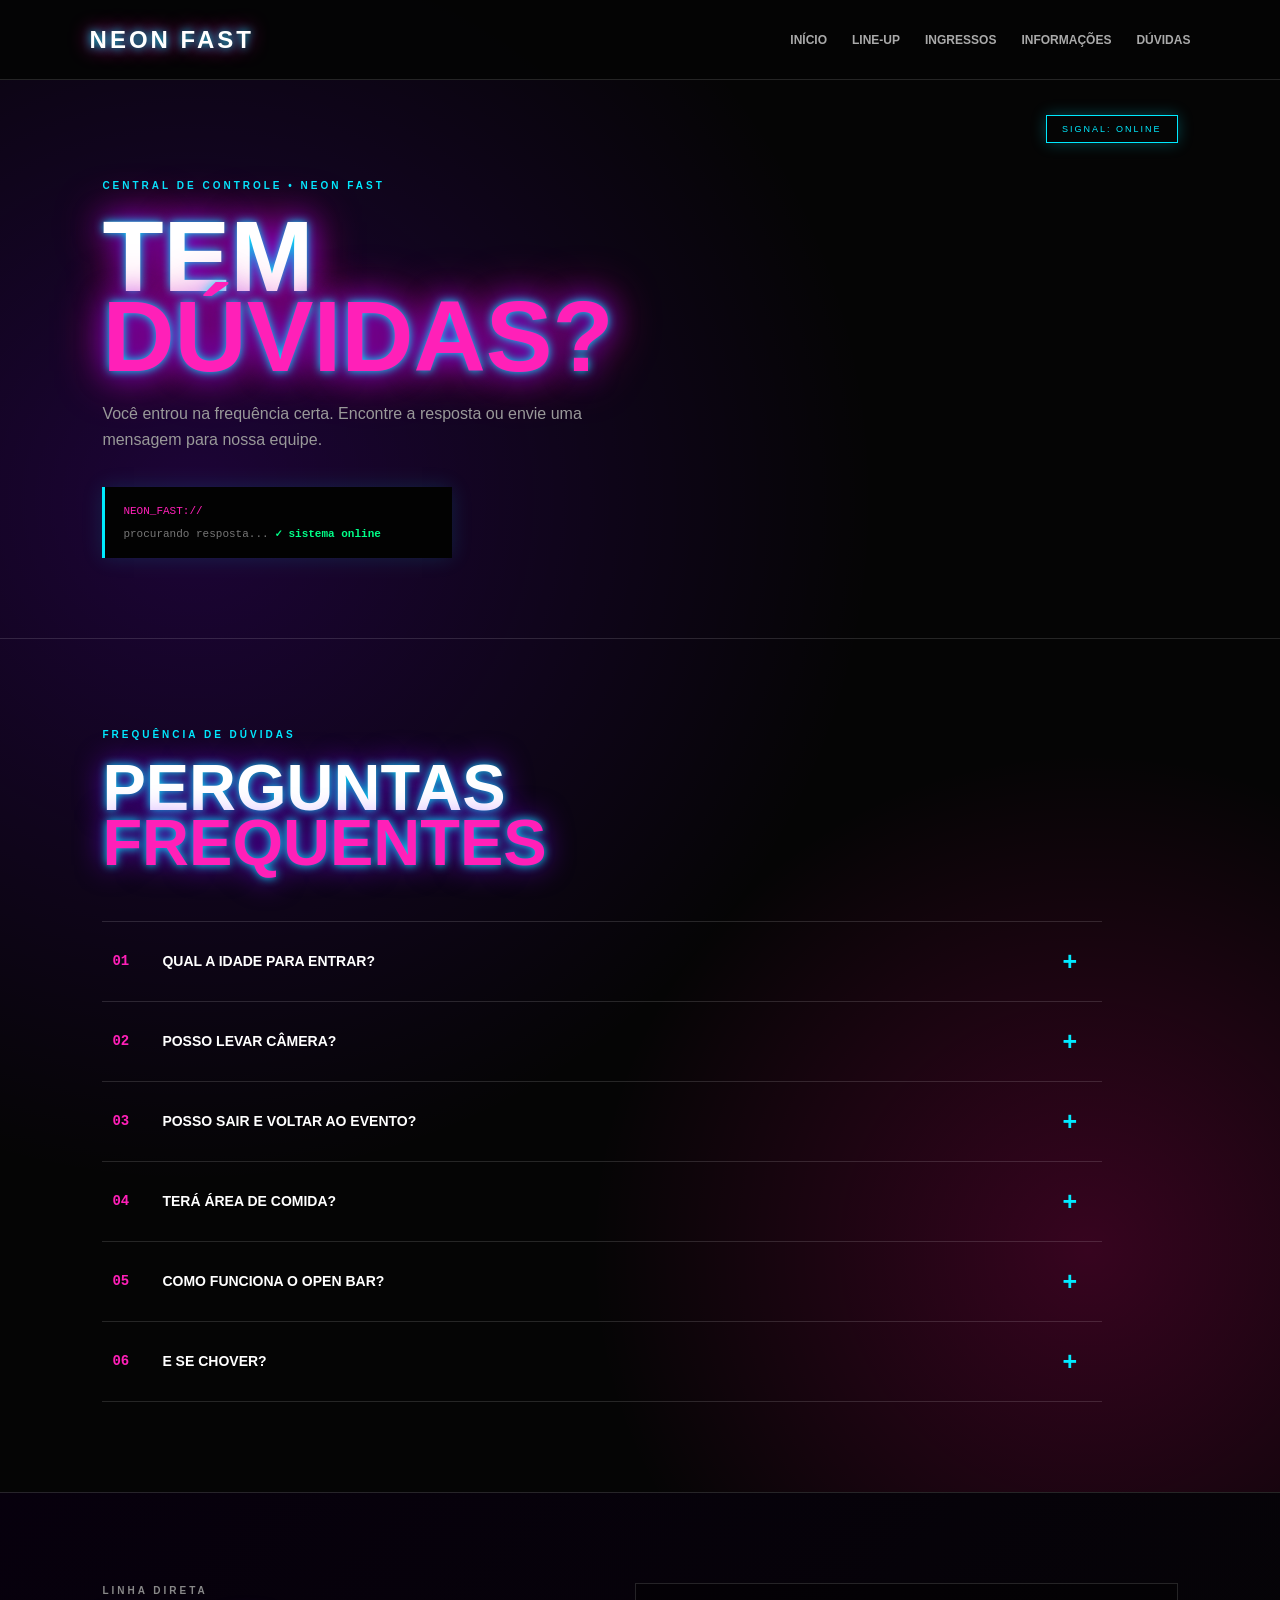
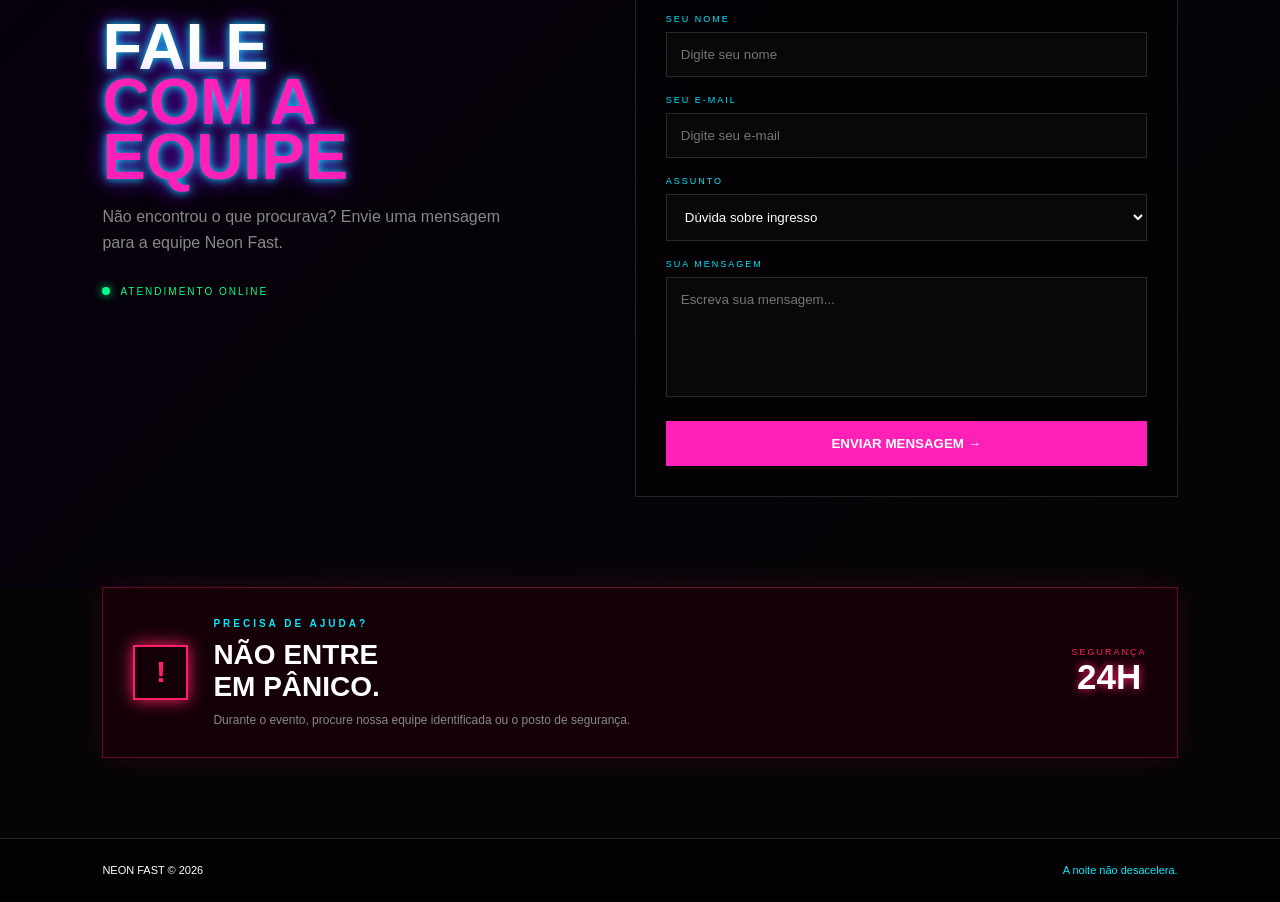
<file: duvidas.html>
<!DOCTYPE html>
<html lang="pt-BR">

<head>

    <meta charset="UTF-8">
    <meta name="viewport" content="width=device-width, initial-scale=1.0">

    <title>Neon Fast | Dúvidas</title>

    <link rel="stylesheet" href="duvidas.css">

</head>

<body>


    <header>

        <div class="logo">
            <a href="index.html">NEON FAST</a>
        </div>

        <nav>

            <a href="index.html">INÍCIO</a>

            <a href="line.html">LINE-UP</a>

            <a href="ingressos.html">INGRESSOS</a>

            <a href="informacoes.html">INFORMAÇÕES</a>

            <a href="duvidas.html">DÚVIDAS</a>

        </nav>

    </header>



    <main>


        <section class="faq-hero">

            <div class="sinal">
                SIGNAL: ONLINE
            </div>

            <p class="pequeno">
                CENTRAL DE CONTROLE • NEON FAST
            </p>

            <h1>
                TEM<br>
                <span>DÚVIDAS?</span>
            </h1>

            <p class="texto">

                Você entrou na frequência certa.
                Encontre a resposta ou envie uma mensagem
                para nossa equipe.

            </p>


            <div class="terminal">

                <span>NEON_FAST://</span>

                <p>
                    procurando resposta...
                    <b>✓ sistema online</b>
                </p>

            </div>

        </section>



        <section class="perguntas">

            <div class="titulo-secao">

                <p class="pequeno">
                    FREQUÊNCIA DE DÚVIDAS
                </p>

                <h2>
                    PERGUNTAS<br>
                    <span>FREQUENTES</span>
                </h2>

            </div>



            <div class="faq-list">


                <details>

                    <summary>

                        <span>01</span>

                        QUAL A IDADE PARA ENTRAR?

                        <b>+</b>

                    </summary>

                    <p>
                        A classificação do Neon Fast é para maiores
                        de 18 anos. Será necessário apresentar um
                        documento oficial com foto na entrada.
                    </p>

                </details>



                <details>

                    <summary>

                        <span>02</span>

                        POSSO LEVAR CÂMERA?

                        <b>+</b>

                    </summary>

                    <p>
                        Câmeras pequenas e equipamentos pessoais
                        são permitidos. Equipamentos profissionais
                        precisam de autorização da organização.
                    </p>

                </details>



                <details>

                    <summary>

                        <span>03</span>

                        POSSO SAIR E VOLTAR AO EVENTO?

                        <b>+</b>

                    </summary>

                    <p>
                        Sim, desde que o seu ingresso permita
                        reentrada e você esteja com a pulseira
                        de identificação.
                    </p>

                </details>



                <details>

                    <summary>

                        <span>04</span>

                        TERÁ ÁREA DE COMIDA?

                        <b>+</b>

                    </summary>

                    <p>
                        Sim. O evento terá uma área de alimentação
                        com diferentes opções de comidas e bebidas.
                    </p>

                </details>



                <details>

                    <summary>

                        <span>05</span>

                        COMO FUNCIONA O OPEN BAR?

                        <b>+</b>

                    </summary>

                    <p>
                        O ingresso Open Bar possui uma área exclusiva
                        com bebidas incluídas durante o período
                        determinado pela organização.
                    </p>

                </details>



                <details>

                    <summary>

                        <span>06</span>

                        E SE CHOVER?

                        <b>+</b>

                    </summary>

                    <p>
                        O Neon Fast acontece em um galpão fechado.
                        Mesmo assim, recomendamos levar uma capa
                        de chuva pequena para o trajeto até o local.
                    </p>

                </details>


            </div>

        </section>



        <section class="contato">


            <div class="contato-info">

                <p class="pequeno">
                    LINHA DIRETA
                </p>

                <h2>
                    FALE<br>
                    <span>COM A EQUIPE</span>
                </h2>

                <p>
                    Não encontrou o que procurava?
                    Envie uma mensagem para a equipe Neon Fast.
                </p>


                <div class="contato-status">

                    <span></span>

                    ATENDIMENTO ONLINE

                </div>

            </div>



            <form>

                <label>
                    SEU NOME
                </label>

                <input
                    type="text"
                    placeholder="Digite seu nome"
                >


                <label>
                    SEU E-MAIL
                </label>

                <input
                    type="email"
                    placeholder="Digite seu e-mail"
                >


                <label>
                    ASSUNTO
                </label>

                <select>

                    <option>
                        Dúvida sobre ingresso
                    </option>

                    <option>
                        Informações do evento
                    </option>

                    <option>
                        Line-up
                    </option>

                    <option>
                        Outro assunto
                    </option>

                </select>


                <label>
                    SUA MENSAGEM
                </label>

                <textarea
                    placeholder="Escreva sua mensagem..."
                ></textarea>


                <button type="submit">
                    ENVIAR MENSAGEM →
                </button>

            </form>

        </section>



        <section class="emergencia">

            <div class="alerta">
                !
            </div>

            <div>

                <p class="pequeno">
                    PRECISA DE AJUDA?
                </p>

                <h2>
                    NÃO ENTRE<br>
                    EM PÂNICO.
                </h2>

                <p>
                    Durante o evento, procure nossa equipe
                    identificada ou o posto de segurança.
                </p>

            </div>

            <div class="numero">

                <span>SEGURANÇA</span>

                <strong>
                    24H
                </strong>

            </div>

        </section>


    </main>



    <footer>

        <p>
            NEON FAST © 2026
        </p>

        <p>
            A noite não desacelera.
        </p>

    </footer>


</body>

</html>
</file>
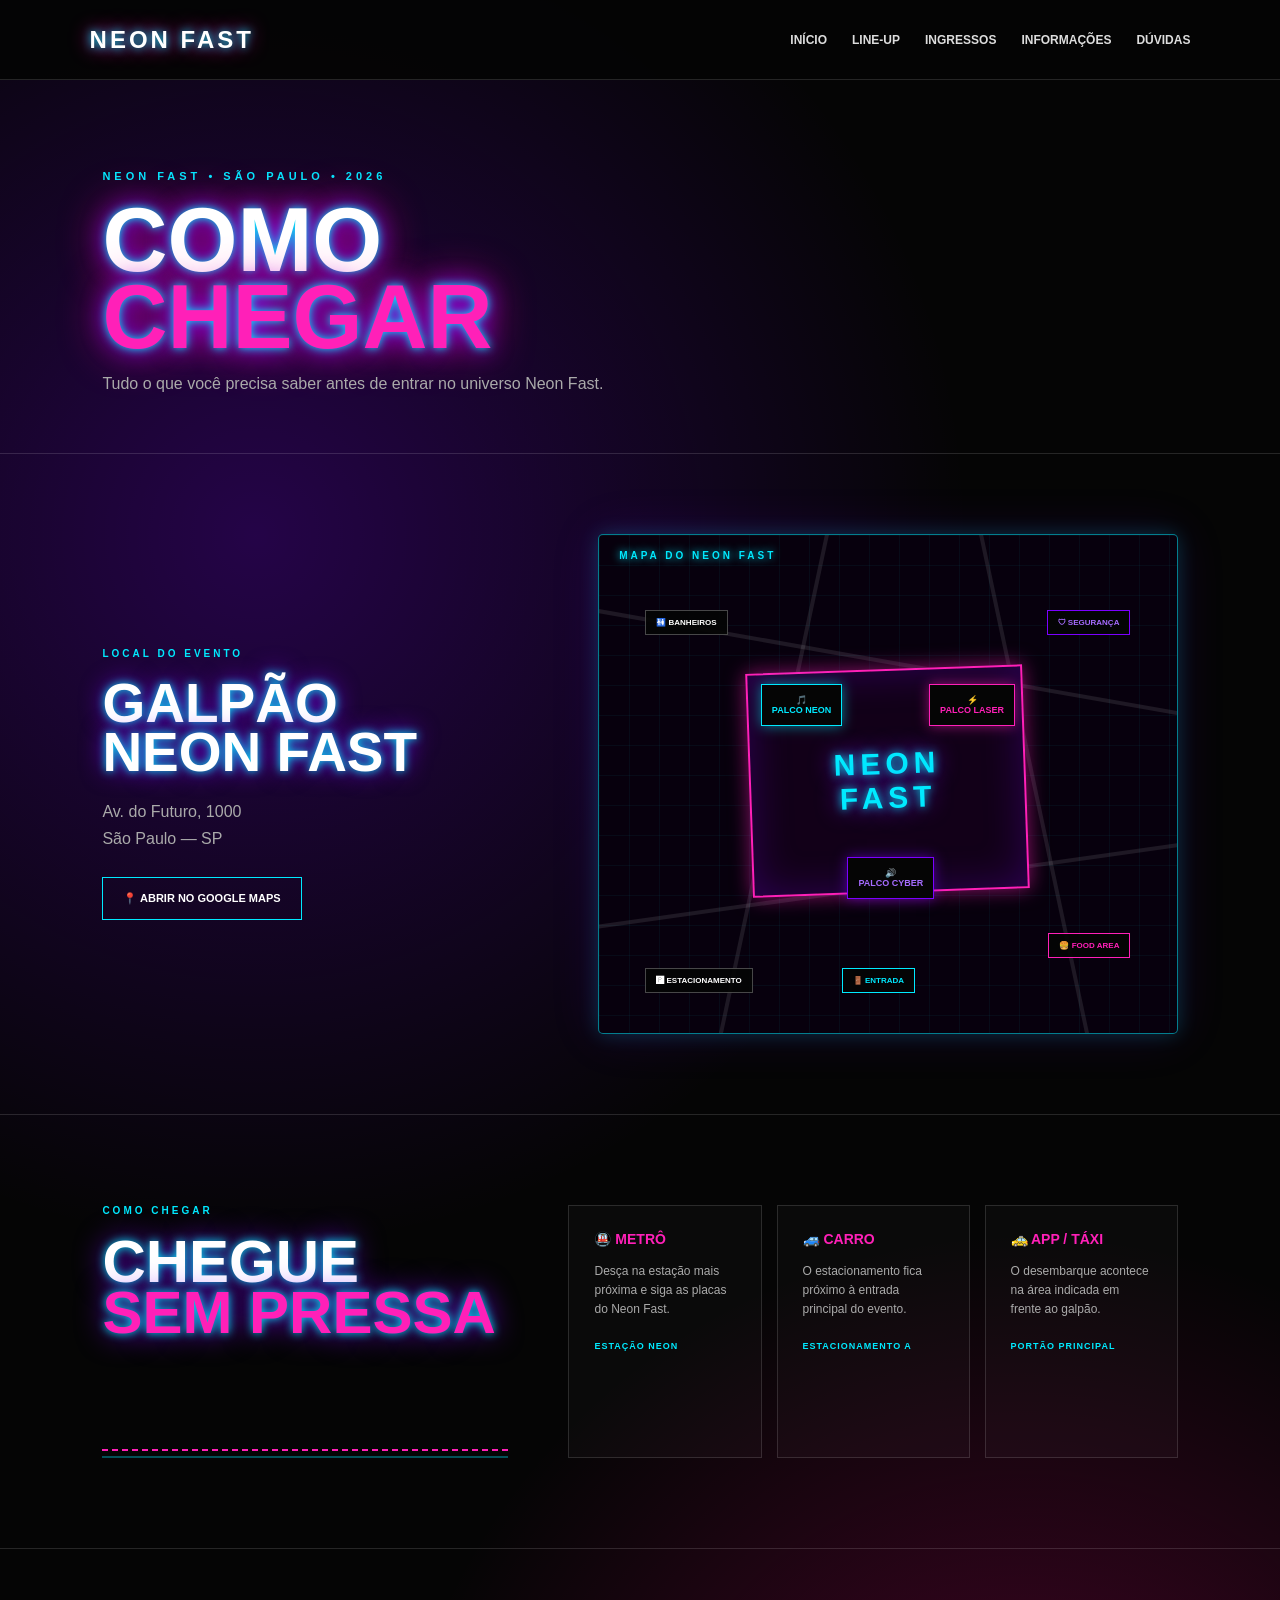
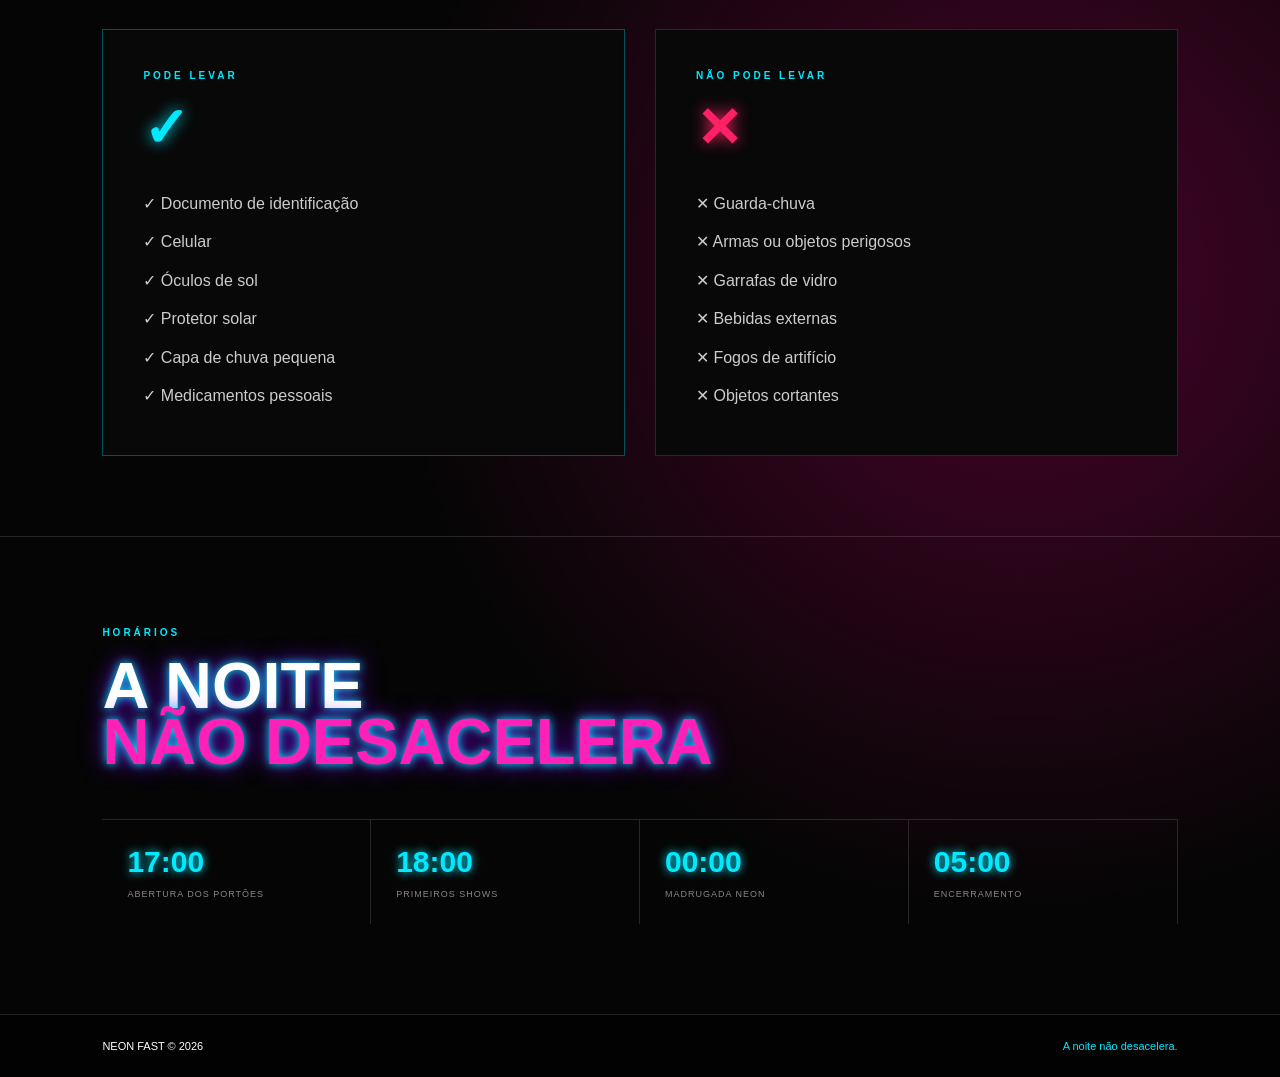
<file: informacoes.html>
<!DOCTYPE html>
<html lang="pt-BR">

<head>

    <meta charset="UTF-8">
    <meta name="viewport" content="width=device-width, initial-scale=1.0">

    <title>Neon Fast | Informações</title>

    <link rel="stylesheet" href="informacoes.css">

</head>

<body>


    <header>

        <div class="logo">
            <a href="index.html">NEON FAST</a>
        </div>

        <nav>

            <a href="index.html">INÍCIO</a>

            <a href="line.html">LINE-UP</a>

            <a href="ingressos.html">INGRESSOS</a>

            <a href="informacoes.html">INFORMAÇÕES</a>

            <a href="duvidas.html">DÚVIDAS</a>

        </nav>

    </header>



    <main>


        <section class="titulo">

            <p>
                NEON FAST • SÃO PAULO • 2026
            </p>

            <h1>
                COMO<br>
                <span>CHEGAR</span>
            </h1>

            <p>
                Tudo o que você precisa saber antes de entrar
                no universo Neon Fast.
            </p>

        </section>



        <section class="local">


            <div class="local-texto">

                <p class="pequeno">
                    LOCAL DO EVENTO
                </p>

                <h2>
                    GALPÃO<br>
                    NEON FAST
                </h2>

                <p>
                    Av. do Futuro, 1000<br>
                    São Paulo — SP
                </p>

                <a
                    href="https://www.google.com/maps/search/?api=1&query=Av.+do+Futuro,+1000,+São+Paulo,+SP"
                    target="_blank"
                    class="maps"
                >
                    📍 ABRIR NO GOOGLE MAPS
                </a>

            </div>



            <div class="mapa">

                <div class="mapa-titulo">
                    MAPA DO NEON FAST
                </div>


                <div class="rua rua1"></div>

                <div class="rua rua2"></div>

                <div class="rua rua3"></div>

                <div class="rua rua4"></div>



                <div class="galpao">

                    <span>
                        NEON<br>
                        FAST
                    </span>

                </div>



                <div class="palco palco1">

                    🎵<br>
                    PALCO NEON

                </div>


                <div class="palco palco2">

                    ⚡<br>
                    PALCO LASER

                </div>


                <div class="palco palco3">

                    🔊<br>
                    PALCO CYBER

                </div>



                <div class="localizacao entrada">
                    🚪 ENTRADA
                </div>


                <div class="localizacao banheiro">
                    🚻 BANHEIROS
                </div>


                <div class="localizacao comida">
                    🍔 FOOD AREA
                </div>


                <div class="localizacao seguranca">
                    🛡 SEGURANÇA
                </div>


                <div class="localizacao estacionamento">
                    🅿 ESTACIONAMENTO
                </div>

            </div>

        </section>



        <section class="chegar">


            <div class="chegar-titulo">

                <p class="pequeno">
                    COMO CHEGAR
                </p>

                <h2>
                    CHEGUE<br>
                    <span>SEM PRESSA</span>
                </h2>



                <div class="transportes-animados">


                    <div class="transporte-animado metro">
                        🚇
                    </div>


                    <div class="transporte-animado carro">
                        🚙
                    </div>


                    <div class="transporte-animado taxi">
                        🚕
                    </div>


                    <div class="linha-movimento"></div>

                </div>

            </div>



            <div class="transportes">


                <div class="transporte">

                    <h3>
                        🚇 METRÔ
                    </h3>

                    <p>
                        Desça na estação mais próxima
                        e siga as placas do Neon Fast.
                    </p>

                    <strong>
                        ESTAÇÃO NEON
                    </strong>

                </div>



                <div class="transporte">

                    <h3>
                        🚙 CARRO
                    </h3>

                    <p>
                        O estacionamento fica próximo
                        à entrada principal do evento.
                    </p>

                    <strong>
                        ESTACIONAMENTO A
                    </strong>

                </div>



                <div class="transporte">

                    <h3>
                        🚕 APP / TÁXI
                    </h3>

                    <p>
                        O desembarque acontece na área
                        indicada em frente ao galpão.
                    </p>

                    <strong>
                        PORTÃO PRINCIPAL
                    </strong>

                </div>

            </div>

        </section>



        <section class="regras">


            <div class="pode">

                <p class="pequeno">
                    PODE LEVAR
                </p>

                <h2>
                    ✓
                </h2>

                <ul>

                    <li>
                        ✓ Documento de identificação
                    </li>

                    <li>
                        ✓ Celular
                    </li>

                    <li>
                        ✓ Óculos de sol
                    </li>

                    <li>
                        ✓ Protetor solar
                    </li>

                    <li>
                        ✓ Capa de chuva pequena
                    </li>

                    <li>
                        ✓ Medicamentos pessoais
                    </li>

                </ul>

            </div>



            <div class="nao-pode">

                <p class="pequeno">
                    NÃO PODE LEVAR
                </p>

                <h2>
                    ✕
                </h2>

                <ul>

                    <li>
                        ✕ Guarda-chuva
                    </li>

                    <li>
                        ✕ Armas ou objetos perigosos
                    </li>

                    <li>
                        ✕ Garrafas de vidro
                    </li>

                    <li>
                        ✕ Bebidas externas
                    </li>

                    <li>
                        ✕ Fogos de artifício
                    </li>

                    <li>
                        ✕ Objetos cortantes
                    </li>

                </ul>

            </div>

        </section>



        <section class="horarios">

            <p class="pequeno">
                HORÁRIOS
            </p>

            <h2>
                A NOITE<br>
                <span>NÃO DESACELERA</span>
            </h2>



            <div class="horario">


                <div>

                    <strong>
                        17:00
                    </strong>

                    <p>
                        ABERTURA DOS PORTÕES
                    </p>

                </div>



                <div>

                    <strong>
                        18:00
                    </strong>

                    <p>
                        PRIMEIROS SHOWS
                    </p>

                </div>



                <div>

                    <strong>
                        00:00
                    </strong>

                    <p>
                        MADRUGADA NEON
                    </p>

                </div>



                <div>

                    <strong>
                        05:00
                    </strong>

                    <p>
                        ENCERRAMENTO
                    </p>

                </div>


            </div>

        </section>


    </main>



    <footer>

        <p>
            NEON FAST © 2026
        </p>

        <p>
            A noite não desacelera.
        </p>

    </footer>


</body>

</html>
</file>
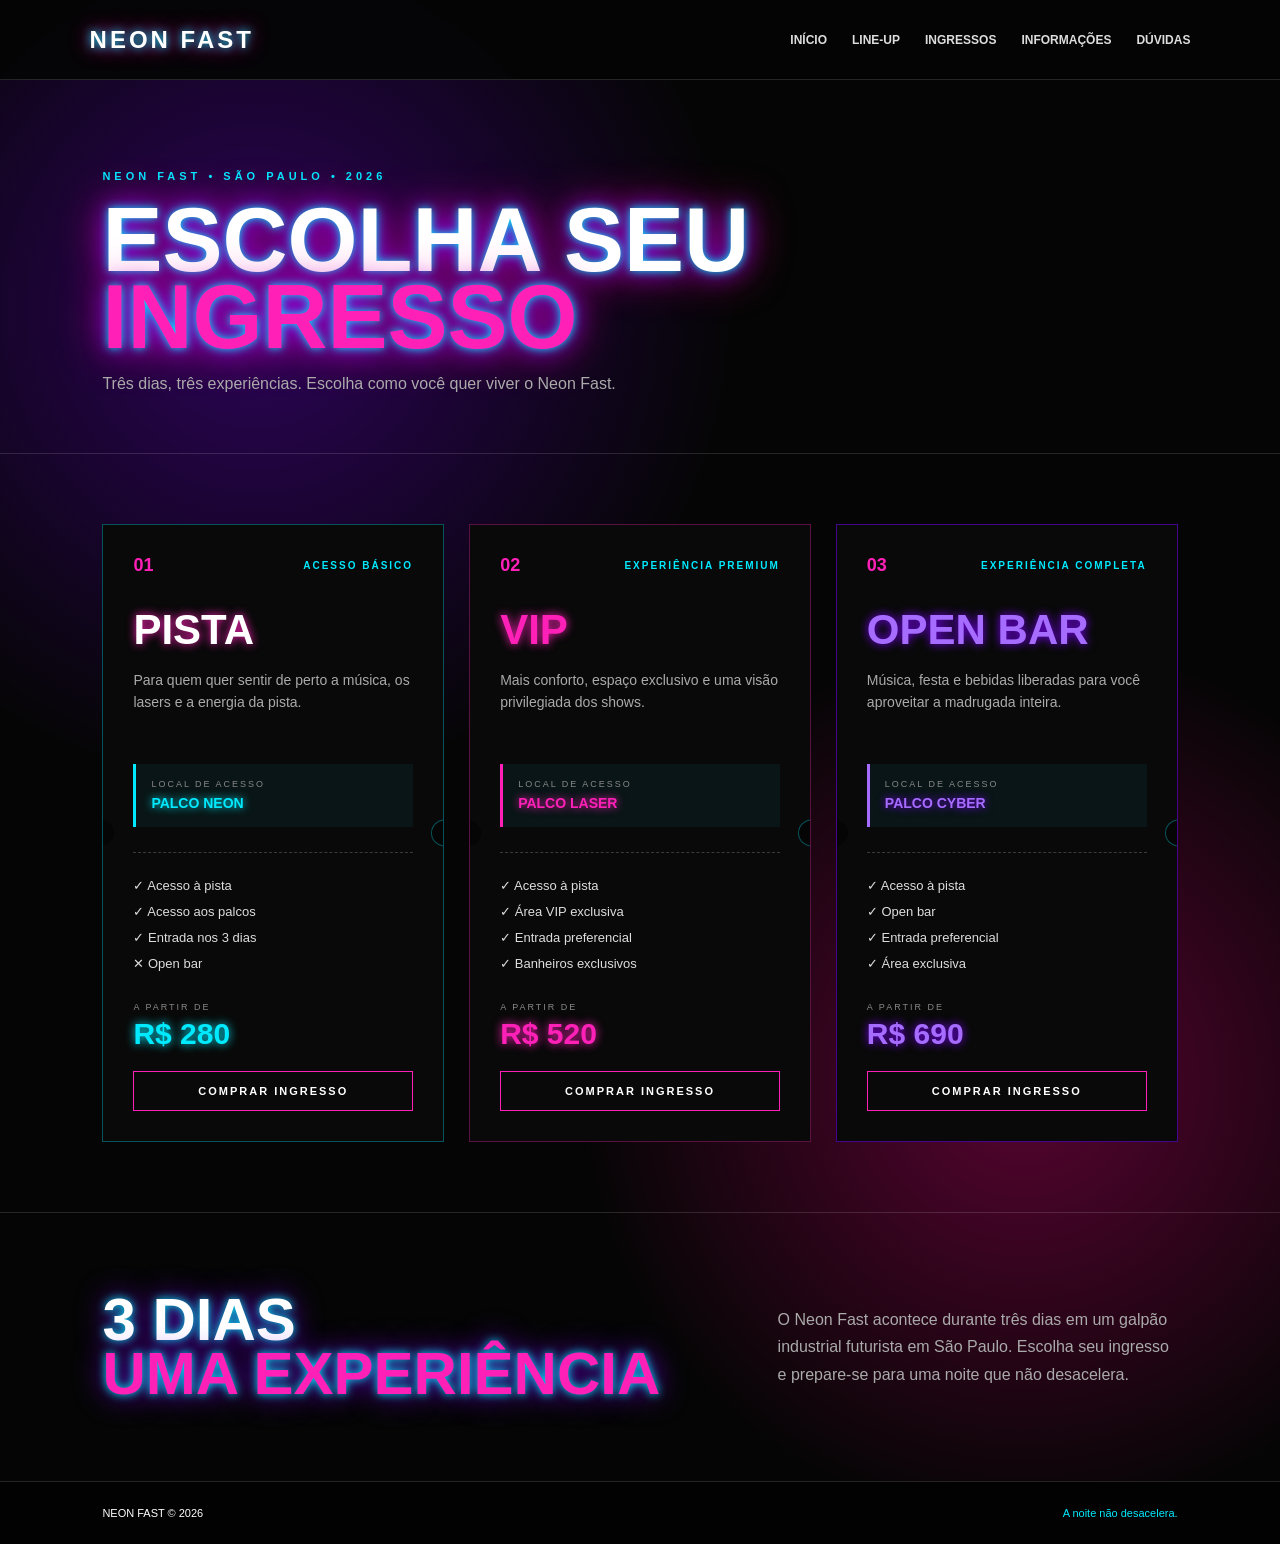
<file: ingressos.html>
<!DOCTYPE html>
<html lang="pt-BR">

<head>
    <meta charset="UTF-8">
    <meta name="viewport" content="width=device-width, initial-scale=1.0">

    <title>Neon Fast | Ingressos</title>

    <link rel="stylesheet" href="ingressos.css">
</head>

<body>

    <header>

        <div class="logo">
            <a href="index.html">NEON FAST</a>
        </div>

        <nav>
            <a href="index.html">INÍCIO</a>
            <a href="line.html">LINE-UP</a>
            <a href="ingressos.html">INGRESSOS</a>
            <a href="informacoes.html">INFORMAÇÕES</a>
            <a href="duvidas.html">DÚVIDAS</a>
        </nav>

    </header>


    <main>

        <section class="titulo">

            <p>NEON FAST • SÃO PAULO • 2026</p>

            <h1>
                ESCOLHA SEU<br>
                <span>INGRESSO</span>
            </h1>

            <p>
                Três dias, três experiências. Escolha como você quer viver o Neon Fast.
            </p>

        </section>


        <section class="ingressos">


            <div class="ticket">

                <div class="ticket-top">
                    <span class="numero">01</span>

                    <p>ACESSO BÁSICO</p>
                </div>


                <h2>PISTA</h2>

                <p class="descricao">
                    Para quem quer sentir de perto
                    a música, os lasers e a energia
                    da pista.
                </p>


                <div class="local-ingresso">

                    <p>LOCAL DE ACESSO</p>

                    <strong>PALCO NEON</strong>

                </div>


                <div class="linha"></div>


                <div class="beneficios">

                    <p>✓ Acesso à pista</p>

                    <p>✓ Acesso aos palcos</p>

                    <p>✓ Entrada nos 3 dias</p>

                    <p>✕ Open bar</p>

                </div>


                <div class="preco">

                    <small>A PARTIR DE</small>

                    <strong>R$ 280</strong>

                </div>


                <a href="#" class="comprar">
                    COMPRAR INGRESSO
                </a>

            </div>



            <div class="ticket vip">

                <div class="ticket-top">

                    <span class="numero">02</span>

                    <p>EXPERIÊNCIA PREMIUM</p>

                </div>


                <h2>VIP</h2>

                <p class="descricao">
                    Mais conforto, espaço exclusivo
                    e uma visão privilegiada dos
                    shows.
                </p>


                <div class="local-ingresso">

                    <p>LOCAL DE ACESSO</p>

                    <strong>PALCO LASER</strong>

                </div>


                <div class="linha"></div>


                <div class="beneficios">

                    <p>✓ Acesso à pista</p>

                    <p>✓ Área VIP exclusiva</p>

                    <p>✓ Entrada preferencial</p>

                    <p>✓ Banheiros exclusivos</p>

                </div>


                <div class="preco">

                    <small>A PARTIR DE</small>

                    <strong>R$ 520</strong>

                </div>


                <a href="#" class="comprar">
                    COMPRAR INGRESSO
                </a>

            </div>



            <div class="ticket openbar">

                <div class="ticket-top">

                    <span class="numero">03</span>

                    <p>EXPERIÊNCIA COMPLETA</p>

                </div>


                <h2>OPEN BAR</h2>

                <p class="descricao">
                    Música, festa e bebidas liberadas
                    para você aproveitar a madrugada
                    inteira.
                </p>


                <div class="local-ingresso">

                    <p>LOCAL DE ACESSO</p>

                    <strong>PALCO CYBER</strong>

                </div>


                <div class="linha"></div>


                <div class="beneficios">

                    <p>✓ Acesso à pista</p>

                    <p>✓ Open bar</p>

                    <p>✓ Entrada preferencial</p>

                    <p>✓ Área exclusiva</p>

                </div>


                <div class="preco">

                    <small>A PARTIR DE</small>

                    <strong>R$ 690</strong>

                </div>


                <a href="#" class="comprar">
                    COMPRAR INGRESSO
                </a>

            </div>


        </section>


        <section class="aviso">

            <div>

                <h2>
                    3 DIAS<br>
                    <span>UMA EXPERIÊNCIA</span>
                </h2>

            </div>


            <p>
                O Neon Fast acontece durante três dias
                em um galpão industrial futurista em
                São Paulo. Escolha seu ingresso e
                prepare-se para uma noite que não desacelera.
            </p>

        </section>

    </main>


    <footer>

        <p>
            NEON FAST © 2026
        </p>

        <p>
            A noite não desacelera.
        </p>

    </footer>


</body>

</html>
</file>
<file: duvidas.css>
* {
    margin: 0;
    padding: 0;
    box-sizing: border-box;
}

body {
    background: #050505;
    color: white;
    font-family: Arial, sans-serif;

    background-image:
        radial-gradient(circle at 15% 20%, #7b00ff33, transparent 30%),
        radial-gradient(circle at 85% 50%, #ff008833, transparent 30%);
}


header {
    height: 80px;

    padding: 0 7%;

    display: flex;
    align-items: center;
    justify-content: space-between;

    background: #050505ee;

    border-bottom: 1px solid #ffffff22;

    position: sticky;
    top: 0;

    z-index: 10;
}

.logo a {
    color: white;

    text-decoration: none;

    font-size: 24px;
    font-weight: bold;

    letter-spacing: 3px;

    text-shadow:
        0 0 10px #00eaff,
        0 0 20px #ff00aa;
}

nav {
    display: flex;
    gap: 25px;
}

nav a {
    position: relative;

    color: #aaa;
    text-decoration: none;

    font-size: 12px;
    font-weight: bold;

    transition: .3s;
}

nav a::after {
    content: "";

    position: absolute;
    left: 0;
    bottom: -8px;

    width: 0;
    height: 2px;

    background: #ff20b8;
    box-shadow: 0 0 10px #ff20b8;

    transition: .3s;
}

nav a:hover {
    color: #00eaff;
    text-shadow: 0 0 10px #00eaff;
}

nav a:hover::after {
    width: 100%;
}


.faq-hero {
    padding: 100px 8% 80px;

    border-bottom: 1px solid #ffffff22;

    position: relative;
}

.sinal {
    position: absolute;

    top: 35px;
    right: 8%;

    padding: 8px 15px;

    border: 1px solid #00eaff;

    color: #00eaff;

    font-size: 9px;

    letter-spacing: 2px;

    box-shadow: 0 0 15px #00eaff44;

    animation: piscar 2s infinite;
}

@keyframes piscar {

    50% {
        opacity: .4;
    }

}

.pequeno {
    color: #00eaff;

    font-size: 10px;
    font-weight: bold;

    letter-spacing: 3px;
}

.faq-hero h1 {
    margin: 25px 0;

    font-size: 100px;

    line-height: .8;

    text-shadow:
        0 0 10px #00eaff,
        0 0 30px #7b00ff,
        0 0 50px #ff0088;
}

.faq-hero h1 span {
    color: #ff20b8;
}

.texto {
    max-width: 500px;

    color: #999;

    line-height: 1.6;
}


.terminal {
    width: 350px;

    margin-top: 35px;

    padding: 18px;

    background: #020202;

    border-left: 3px solid #00eaff;

    box-shadow: 0 0 20px #00eaff22;

    font-family: monospace;

    font-size: 11px;
}

.terminal span {
    color: #ff20b8;
}

.terminal p {
    margin-top: 10px;

    color: #777;
}

.terminal b {
    color: #00ff88;
}


.perguntas {
    padding: 90px 8%;
}

.titulo-secao h2 {
    margin-top: 20px;

    font-size: 65px;

    line-height: .85;

    text-shadow:
        0 0 10px #00eaff,
        0 0 30px #7b00ff;
}

.titulo-secao h2 span {
    color: #ff20b8;
}

.faq-list {
    margin-top: 50px;

    max-width: 1000px;
}

details {
    border-top: 1px solid #ffffff22;

    transition: .3s;
}

details:last-child {
    border-bottom: 1px solid #ffffff22;
}

summary {
    padding: 25px 10px;

    display: grid;

    grid-template-columns: 50px 1fr 30px;

    align-items: center;

    cursor: pointer;

    list-style: none;

    font-size: 14px;
    font-weight: bold;

    transition: .3s;
}

summary::-webkit-details-marker {
    display: none;
}

summary span {
    color: #ff20b8;

    font-family: monospace;
}

summary b {
    color: #00eaff;

    font-size: 25px;

    transition: .3s;
}

details[open] summary b {
    transform: rotate(45deg);
}

summary:hover {
    color: #00eaff;

    padding-left: 20px;
}

details p {
    padding: 0 60px 25px;

    color: #888;

    font-size: 13px;

    line-height: 1.7;
}


.contato {
    padding: 90px 8%;

    display: grid;

    grid-template-columns: 1fr 1.2fr;

    gap: 80px;

    border-top: 1px solid #ffffff22;

    background:
        linear-gradient(135deg, #07000d, #050505);
}

.contato-info h2 {
    margin: 20px 0;

    font-size: 65px;

    line-height: .85;

    text-shadow:
        0 0 10px #00eaff,
        0 0 25px #7b00ff;
}

.contato-info h2 span {
    color: #ff20b8;
}

.contato-info > p {
    max-width: 400px;

    color: #888;

    line-height: 1.6;
}

.contato-status {
    margin-top: 30px;

    display: flex;

    align-items: center;

    gap: 10px;

    color: #00ff88;

    font-size: 10px;

    letter-spacing: 2px;
}

.contato-status span {
    width: 8px;
    height: 8px;

    border-radius: 50%;

    background: #00ff88;

    box-shadow: 0 0 10px #00ff88;
}


form {
    padding: 30px;

    border: 1px solid #ffffff22;

    background: #00000066;
}

label {
    display: block;

    margin-bottom: 8px;
    margin-top: 18px;

    color: #00eaff;

    font-size: 9px;

    letter-spacing: 2px;
}

label:first-child {
    margin-top: 0;
}

input,
select,
textarea {
    width: 100%;

    padding: 14px;

    background: #080808;

    color: white;

    border: 1px solid #ffffff22;

    outline: none;

    font-family: Arial;
}

input:focus,
select:focus,
textarea:focus {
    border-color: #00eaff;

    box-shadow: 0 0 10px #00eaff22;
}

textarea {
    height: 120px;

    resize: none;
}

button {
    width: 100%;

    margin-top: 20px;

    padding: 15px;

    background: #ff20b8;

    color: white;

    border: none;

    font-weight: bold;

    cursor: pointer;

    transition: .3s;
}

button:hover {
    background: #00eaff;

    color: #050505;

    box-shadow:
        0 0 15px #00eaff,
        0 0 30px #00eaff55;
}


.emergencia {
    margin: 0 8% 80px;

    padding: 30px;

    display: flex;

    align-items: center;

    gap: 25px;

    border: 1px solid #ff206655;

    background: #150008;

    box-shadow: 0 0 25px #ff206622;
}

.alerta {
    width: 55px;
    height: 55px;

    display: flex;

    align-items: center;
    justify-content: center;

    border: 2px solid #ff2066;

    color: #ff2066;

    font-size: 30px;
    font-weight: bold;

    box-shadow: 0 0 15px #ff2066;

    animation: alerta 1s infinite;
}

@keyframes alerta {

    50% {
        box-shadow: 0 0 30px #ff2066;
    }

}

.emergencia h2 {
    margin: 10px 0;

    font-size: 28px;
}

.emergencia p:last-child {
    color: #888;

    font-size: 12px;
}

.numero {
    margin-left: auto;

    text-align: center;
}

.numero span {
    display: block;

    color: #ff2066;

    font-size: 9px;

    letter-spacing: 2px;
}

.numero strong {
    color: white;

    font-size: 35px;

    text-shadow: 0 0 10px #ff2066;
}


footer {
    padding: 25px 8%;

    display: flex;

    justify-content: space-between;

    background: #020202;

    border-top: 1px solid #ffffff22;

    font-size: 11px;
}

footer p:last-child {
    color: #00eaff;
}


@media (max-width: 800px) {

    header {
        height: auto;

        padding: 20px;

        flex-direction: column;

        gap: 20px;
    }

    nav {
        flex-wrap: wrap;

        justify-content: center;

        gap: 15px;
    }

    .faq-hero {
        padding: 70px 6%;
    }

    .faq-hero h1 {
        font-size: 65px;
    }

    .sinal {
        position: static;

        display: inline-block;

        margin-bottom: 30px;
    }

    .terminal {
        width: 100%;
    }

    .perguntas {
        padding: 60px 6%;
    }

    .titulo-secao h2 {
        font-size: 48px;
    }

    summary {
        grid-template-columns: 35px 1fr 20px;

        font-size: 12px;
    }

    details p {
        padding-left: 35px;
    }

    .contato {
        padding: 60px 6%;

        grid-template-columns: 1fr;

        gap: 40px;
    }

    .contato-info h2 {
        font-size: 50px;
    }

    .emergencia {
        margin: 0 6% 60px;

        flex-wrap: wrap;
    }

    .numero {
        margin-left: 0;
    }

    footer {
        flex-direction: column;

        gap: 10px;

        text-align: center;
    }

}
</file>
<file: informacoes.css>
* {
    margin: 0;
    padding: 0;
    box-sizing: border-box;
}

body {
    background: #050505;
    color: white;
    font-family: Arial, sans-serif;

    background-image:
        radial-gradient(circle at 20% 20%, #7b00ff44, transparent 30%),
        radial-gradient(circle at 80% 70%, #ff008844, transparent 30%);
}


header {
    height: 80px;
    padding: 0 7%;

    display: flex;
    align-items: center;
    justify-content: space-between;

    background: #050505ee;

    border-bottom: 1px solid #ffffff22;

    position: sticky;
    top: 0;
    z-index: 10;
}

.logo a {
    color: white;
    text-decoration: none;

    font-size: 24px;
    font-weight: bold;

    letter-spacing: 3px;

    text-shadow:
        0 0 10px #00eaff,
        0 0 20px #ff00aa;
}

nav {
    display: flex;
    gap: 25px;
}

nav a {
    position: relative;

    color: #ddd;
    text-decoration: none;

    font-size: 12px;
    font-weight: bold;

    transition: .3s;
}

nav a::after {
    content: "";

    position: absolute;
    left: 0;
    bottom: -8px;

    width: 0;
    height: 2px;

    background: #ff20b8;
    box-shadow: 0 0 10px #ff20b8;

    transition: .3s;
}

nav a:hover {
    color: #00eaff;
    text-shadow: 0 0 10px #00eaff;
}

nav a:hover::after {
    width: 100%;
}

.titulo {
    padding: 90px 8% 60px;

    border-bottom: 1px solid #ffffff22;
}

.titulo > p:first-child {
    color: #00eaff;

    font-size: 11px;
    font-weight: bold;

    letter-spacing: 4px;
}

.titulo h1 {
    margin: 20px 0;

    font-size: 90px;
    line-height: .85;

    text-shadow:
        0 0 10px #00eaff,
        0 0 25px #7b00ff,
        0 0 45px #ff0099;
}

.titulo h1 span {
    color: #ff20b8;
}

.titulo > p:last-child {
    color: #aaa;
}


.local {
    padding: 80px 8%;

    display: grid;
    grid-template-columns: 1fr 1.3fr;

    gap: 50px;

    align-items: center;
}

.pequeno {
    color: #00eaff;

    font-size: 10px;
    font-weight: bold;

    letter-spacing: 3px;
}

.local-texto h2 {
    margin: 20px 0;

    font-size: 55px;
    line-height: .9;

    text-shadow:
        0 0 10px #00eaff,
        0 0 25px #7b00ff;
}

.local-texto > p:not(.pequeno) {
    color: #aaa;

    line-height: 1.7;

    margin-bottom: 25px;
}


.maps {
    display: inline-block;

    padding: 14px 20px;

    color: white;

    text-decoration: none;

    border: 1px solid #00eaff;

    font-size: 11px;
    font-weight: bold;

    transition: .3s;
}

.maps:hover {
    background: #00eaff;

    color: #050505;

    box-shadow:
        0 0 15px #00eaff,
        0 0 30px #00eaff66;
}


.mapa {
    height: 500px;

    position: relative;

    overflow: hidden;

    background: #07000d;

    border: 1px solid #00eaff88;

    box-shadow:
        0 0 20px #00eaff33,
        0 0 50px #7b00ff22;

    border-radius: 5px;
}


.mapa::before {
    content: "";

    position: absolute;

    inset: 0;

    background-image:
        linear-gradient(#00eaff0c 1px, transparent 1px),
        linear-gradient(90deg, #00eaff0c 1px, transparent 1px);

    background-size: 30px 30px;
}

.mapa-titulo {
    position: absolute;

    top: 15px;
    left: 20px;

    color: #00eaff;

    font-size: 10px;
    font-weight: bold;

    letter-spacing: 3px;

    text-shadow: 0 0 8px #00eaff;

    z-index: 5;
}


.rua {
    position: absolute;

    background: #ffffff18;
}

.rua1 {
    width: 120%;
    height: 4px;

    top: 25%;
    left: -10%;

    transform: rotate(10deg);
}

.rua2 {
    width: 120%;
    height: 4px;

    top: 70%;
    left: -10%;

    transform: rotate(-8deg);
}

.rua3 {
    width: 4px;
    height: 120%;

    left: 30%;
    top: -10%;

    transform: rotate(12deg);
}

.rua4 {
    width: 4px;
    height: 120%;

    left: 75%;
    top: -10%;

    transform: rotate(-12deg);
}


.galpao {
    position: absolute;

    width: 48%;
    height: 45%;

    left: 26%;
    top: 27%;

    display: flex;

    align-items: center;
    justify-content: center;

    text-align: center;

    background: #120018;

    border: 2px solid #ff20b8;

    box-shadow:
        0 0 20px #ff20b888,
        inset 0 0 40px #7b00ff44;

    transform: rotate(-2deg);

    z-index: 2;
}

.galpao span {
    color: #00eaff;

    font-size: 30px;
    font-weight: bold;

    letter-spacing: 5px;

    text-shadow:
        0 0 10px #00eaff,
        0 0 25px #7b00ff;
}


.palco {
    position: absolute;

    padding: 10px;

    background: #050505;

    text-align: center;

    font-size: 9px;
    font-weight: bold;

    z-index: 4;

    transition: .3s;
}

.palco:hover {
    transform: scale(1.1);
}

.palco1 {
    top: 30%;
    left: 28%;

    color: #00eaff;

    border: 1px solid #00eaff;

    box-shadow: 0 0 12px #00eaff88;
}

.palco2 {
    top: 30%;
    right: 28%;

    color: #ff20b8;

    border: 1px solid #ff20b8;

    box-shadow: 0 0 12px #ff20b888;
}

.palco3 {
    bottom: 27%;
    left: 43%;

    color: #a66cff;

    border: 1px solid #7b00ff;

    box-shadow: 0 0 12px #7b00ff88;
}


.localizacao {
    position: absolute;

    padding: 7px 10px;

    background: #050505ee;

    border: 1px solid #ffffff44;

    color: white;

    font-size: 8px;
    font-weight: bold;

    z-index: 5;

    transition: .3s;
}

.localizacao:hover {
    transform: scale(1.1);

    border-color: #00eaff;

    box-shadow: 0 0 12px #00eaff66;
}

.entrada {
    bottom: 8%;
    left: 42%;

    color: #00eaff;

    border-color: #00eaff;
}

.banheiro {
    top: 15%;
    left: 8%;
}

.comida {
    bottom: 15%;
    right: 8%;

    color: #ff20b8;

    border-color: #ff20b8;
}

.seguranca {
    top: 15%;
    right: 8%;

    color: #a66cff;

    border-color: #7b00ff;
}

.estacionamento {
    bottom: 8%;
    left: 8%;
}


.chegar {
    padding: 90px 8%;

    border-top: 1px solid #ffffff22;

    display: grid;

    grid-template-columns: 1fr 1.5fr;

    gap: 60px;
}

.chegar h2 {
    margin-top: 20px;

    font-size: 60px;

    line-height: .85;

    text-shadow:
        0 0 10px #00eaff,
        0 0 30px #7b00ff;
}

.chegar h2 span {
    color: #ff20b8;
}


.transportes-animados {
    height: 80px;

    margin-top: 40px;

    position: relative;

    overflow: hidden;

    border-bottom: 2px solid #00eaff55;
}

.transporte-animado {
    position: absolute;

    left: -60px;
    bottom: 10px;

    font-size: 35px;

    animation: andar 6s linear infinite;
}


.metro {
    animation-delay: 0s;
}


.carro {
    animation-delay: 2s;
}


.taxi {
    animation-delay: 4s;
}


.linha-movimento {
    position: absolute;

    width: 100%;

    bottom: 5px;

    border-bottom: 2px dashed #ff20b8;
}


/* MOVIMENTO */

@keyframes andar {

    from {
        left: -60px;
    }

    to {
        left: 100%;
    }

}


.transportes {
    display: grid;

    grid-template-columns: repeat(3, 1fr);

    gap: 15px;
}

.transporte {
    padding: 25px;

    border: 1px solid #ffffff22;

    background: #ffffff05;

    transition: .3s;
}

.transporte:hover {
    border-color: #00eaff;

    transform: translateY(-5px);

    box-shadow: 0 0 15px #00eaff33;
}

.transporte h3 {
    color: #ff20b8;

    font-size: 14px;

    margin-bottom: 15px;
}

.transporte p {
    color: #aaa;

    font-size: 12px;

    line-height: 1.6;

    margin-bottom: 15px;
}

.transporte strong {
    color: #00eaff;

    font-size: 9px;

    letter-spacing: 1px;
}


.regras {
    padding: 80px 8%;

    display: grid;

    grid-template-columns: 1fr 1fr;

    gap: 30px;

    border-top: 1px solid #ffffff22;
}

.pode,
.nao-pode {
    padding: 40px;

    border: 1px solid #ffffff22;

    background: #080808;
}

.pode {
    border-color: #00eaff55;
}

.nao-pode {
    border-color: #ff206655;
}

.pode h2,
.nao-pode h2 {
    margin: 15px 0 25px;

    font-size: 55px;
}

.pode h2 {
    color: #00eaff;

    text-shadow: 0 0 15px #00eaff;
}

.nao-pode h2 {
    color: #ff2066;

    text-shadow: 0 0 15px #ff2066;
}

.regras ul {
    list-style: none;

    line-height: 2.4;

    color: #ccc;
}


.horarios {
    padding: 90px 8%;

    border-top: 1px solid #ffffff22;
}

.horarios h2 {
    margin: 20px 0 50px;

    font-size: 65px;

    line-height: .85;

    text-shadow:
        0 0 10px #00eaff,
        0 0 25px #7b00ff;
}

.horarios h2 span {
    color: #ff20b8;
}

.horario {
    display: grid;

    grid-template-columns: repeat(4, 1fr);

    border-top: 1px solid #ffffff22;
}

.horario > div {
    padding: 25px;

    border-right: 1px solid #ffffff22;
}

.horario strong {
    color: #00eaff;

    font-size: 30px;

    text-shadow: 0 0 10px #00eaff;
}

.horario p {
    margin-top: 10px;

    color: #888;

    font-size: 9px;

    letter-spacing: 1px;
}


footer {
    padding: 25px 8%;

    display: flex;

    justify-content: space-between;

    background: #020202;

    border-top: 1px solid #ffffff22;

    font-size: 11px;
}

footer p:last-child {
    color: #00eaff;
}



@media (max-width: 900px) {

    header {
        height: auto;

        padding: 20px;

        flex-direction: column;

        gap: 20px;
    }

    nav {
        flex-wrap: wrap;

        justify-content: center;

        gap: 15px;
    }

    .titulo {
        padding: 60px 6% 40px;
    }

    .titulo h1 {
        font-size: 60px;
    }

    .local {
        grid-template-columns: 1fr;

        padding: 60px 6%;
    }

    .local-texto h2 {
        font-size: 45px;
    }

    .mapa {
        height: 400px;
    }

    .chegar {
        grid-template-columns: 1fr;

        padding: 60px 6%;
    }

    .chegar h2 {
        font-size: 50px;
    }

    .transportes {
        grid-template-columns: 1fr;
    }

    .regras {
        grid-template-columns: 1fr;

        padding: 60px 6%;
    }

    .horarios {
        padding: 60px 6%;
    }

    .horarios h2 {
        font-size: 50px;
    }

    .horario {
        grid-template-columns: 1fr 1fr;
    }

    .horario > div {
        border-bottom: 1px solid #ffffff22;
    }

    footer {
        flex-direction: column;

        gap: 10px;

        text-align: center;
    }

}
</file>
<file: ingressos.css>
* {
    margin: 0;
    padding: 0;
    box-sizing: border-box;
}

body {
    background:
        radial-gradient(circle at 20% 20%, #7b00ff55, transparent 30%),
        radial-gradient(circle at 80% 70%, #ff008855, transparent 30%),
        #050505;

    color: white;
    font-family: Arial, sans-serif;
}


header {
    height: 80px;
    padding: 0 7%;

    display: flex;
    align-items: center;
    justify-content: space-between;

    background: #050505ee;
    border-bottom: 1px solid #ffffff22;

    position: sticky;
    top: 0;
    z-index: 10;
}

.logo a {
    color: white;
    text-decoration: none;

    font-size: 24px;
    font-weight: bold;
    letter-spacing: 3px;

    text-shadow:
        0 0 10px #00eaff,
        0 0 20px #ff00aa;
}

nav {
    display: flex;
    gap: 25px;
}

nav a {
    position: relative;

    color: #ddd;
    text-decoration: none;

    font-size: 12px;
    font-weight: bold;

    transition: .3s;
}

nav a::after {
    content: "";

    position: absolute;
    left: 0;
    bottom: -8px;

    width: 0;
    height: 2px;

    background: #ff20b8;
    box-shadow: 0 0 10px #ff20b8;

    transition: .3s;
}

nav a:hover {
    color: #00eaff;
    text-shadow: 0 0 10px #00eaff;
}

nav a:hover::after {
    width: 100%;
}


.titulo {
    padding: 90px 8% 60px;

    border-bottom: 1px solid #ffffff22;
}

.titulo > p:first-child {
    color: #00eaff;

    font-size: 11px;
    font-weight: bold;

    letter-spacing: 4px;
}

.titulo h1 {
    margin: 20px 0;

    font-size: 90px;
    line-height: .85;

    text-shadow:
        0 0 10px #00eaff,
        0 0 25px #7b00ff,
        0 0 45px #ff0099;
}

.titulo h1 span {
    color: #ff20b8;
}

.titulo > p:last-child {
    color: #aaa;
}


.ingressos {
    padding: 70px 8%;

    display: grid;

    grid-template-columns: repeat(3, 1fr);

    gap: 25px;
}


.ticket {
    position: relative;

    padding: 30px;

    min-height: 500px;

    background: #090909;

    border: 1px solid #00eaff55;

    overflow: hidden;

    transition: .4s;
}


.ticket::before,
.ticket::after {
    content: "";

    position: absolute;

    width: 25px;
    height: 25px;

    background: #050505;

    border-radius: 50%;

    top: 50%;

    transform: translateY(-50%);
}

.ticket::before {
    left: -14px;
}

.ticket::after {
    right: -14px;
}


.ticket::after {
    box-shadow: 0 0 0 1px #00eaff55;
}


.ticket:hover {
    transform: translateY(-10px);

    border-color: #00eaff;

    box-shadow:
        0 0 15px #00eaff66,
        0 0 35px #7b00ff55;
}


.ticket-top {
    display: flex;

    align-items: center;
    justify-content: space-between;

    margin-bottom: 30px;
}

.ticket-top p {
    color: #00eaff;

    font-size: 10px;
    font-weight: bold;

    letter-spacing: 2px;
}

.numero {
    color: #ff20b8;

    font-size: 18px;
    font-weight: bold;
}


.ticket h2 {
    font-size: 42px;

    margin-bottom: 15px;

    text-shadow:
        0 0 10px #ff20b8;
}


.descricao {
    color: #aaa;

    font-size: 14px;

    line-height: 1.6;

    min-height: 70px;
}


.local-ingresso {
    margin: 25px 0;

    padding: 15px;

    border-left: 3px solid #00eaff;

    background: #00eaff0d;
}

.local-ingresso p {
    color: #888;

    font-size: 9px;

    letter-spacing: 2px;

    margin-bottom: 5px;
}

.local-ingresso strong {
    color: #00eaff;

    font-size: 14px;

    text-shadow: 0 0 8px #00eaff;
}


.linha {
    border-top: 1px dashed #ffffff33;

    margin: 20px 0;
}


.beneficios {
    line-height: 2;

    font-size: 13px;

    color: #ddd;
}


.preco {
    margin-top: 25px;
}

.preco small {
    display: block;

    color: #888;

    font-size: 9px;

    letter-spacing: 2px;
}

.preco strong {
    display: block;

    margin-top: 5px;

    color: #00eaff;

    font-size: 30px;

    text-shadow: 0 0 10px #00eaff;
}


.comprar {
    display: block;

    margin-top: 20px;

    padding: 13px;

    text-align: center;

    color: white;

    text-decoration: none;

    border: 1px solid #ff20b8;

    font-size: 11px;

    font-weight: bold;

    letter-spacing: 2px;

    transition: .3s;
}

.comprar:hover {
    background: #ff20b8;

    box-shadow:
        0 0 15px #ff20b8,
        0 0 30px #7b00ff;
}


/* VIP */

.vip {
    border-color: #ff20b855;
}

.vip h2 {
    color: #ff20b8;

    text-shadow:
        0 0 10px #ff20b8;
}

.vip .local-ingresso {
    border-color: #ff20b8;
}

.vip .local-ingresso strong {
    color: #ff20b8;

    text-shadow: 0 0 8px #ff20b8;
}

.vip .preco strong {
    color: #ff20b8;

    text-shadow: 0 0 10px #ff20b8;
}


/* OPEN BAR */

.openbar {
    border-color: #7b00ff88;
}

.openbar h2 {
    color: #a66cff;

    text-shadow:
        0 0 10px #7b00ff;
}

.openbar .local-ingresso {
    border-color: #a66cff;
}

.openbar .local-ingresso strong {
    color: #a66cff;

    text-shadow: 0 0 8px #7b00ff;
}

.openbar .preco strong {
    color: #a66cff;

    text-shadow: 0 0 10px #7b00ff;
}


.aviso {
    padding: 80px 8%;

    display: flex;

    justify-content: space-between;

    align-items: center;

    gap: 50px;

    border-top: 1px solid #ffffff22;
}

.aviso h2 {
    font-size: 60px;

    line-height: .9;

    text-shadow:
        0 0 10px #00eaff,
        0 0 30px #7b00ff;
}

.aviso h2 span {
    color: #ff20b8;
}

.aviso p {
    max-width: 400px;

    color: #aaa;

    line-height: 1.7;
}


footer {
    padding: 25px 8%;

    display: flex;

    justify-content: space-between;

    border-top: 1px solid #ffffff22;

    background: #020202;

    font-size: 11px;
}

footer p:last-child {
    color: #00eaff;
}



@media (max-width: 900px) {

    header {
        height: auto;

        padding: 20px;

        flex-direction: column;

        gap: 20px;
    }

    nav {
        flex-wrap: wrap;

        justify-content: center;

        gap: 15px;
    }

    .titulo {
        padding: 60px 6% 40px;
    }

    .titulo h1 {
        font-size: 60px;
    }

    .ingressos {
        grid-template-columns: 1fr;

        padding: 50px 6%;
    }

    .ticket {
        min-height: auto;
    }

    .aviso {
        padding: 60px 6%;

        flex-direction: column;

        align-items: flex-start;
    }

    .aviso h2 {
        font-size: 45px;
    }

    footer {
        flex-direction: column;

        gap: 10px;

        text-align: center;
    }
}
</file>
